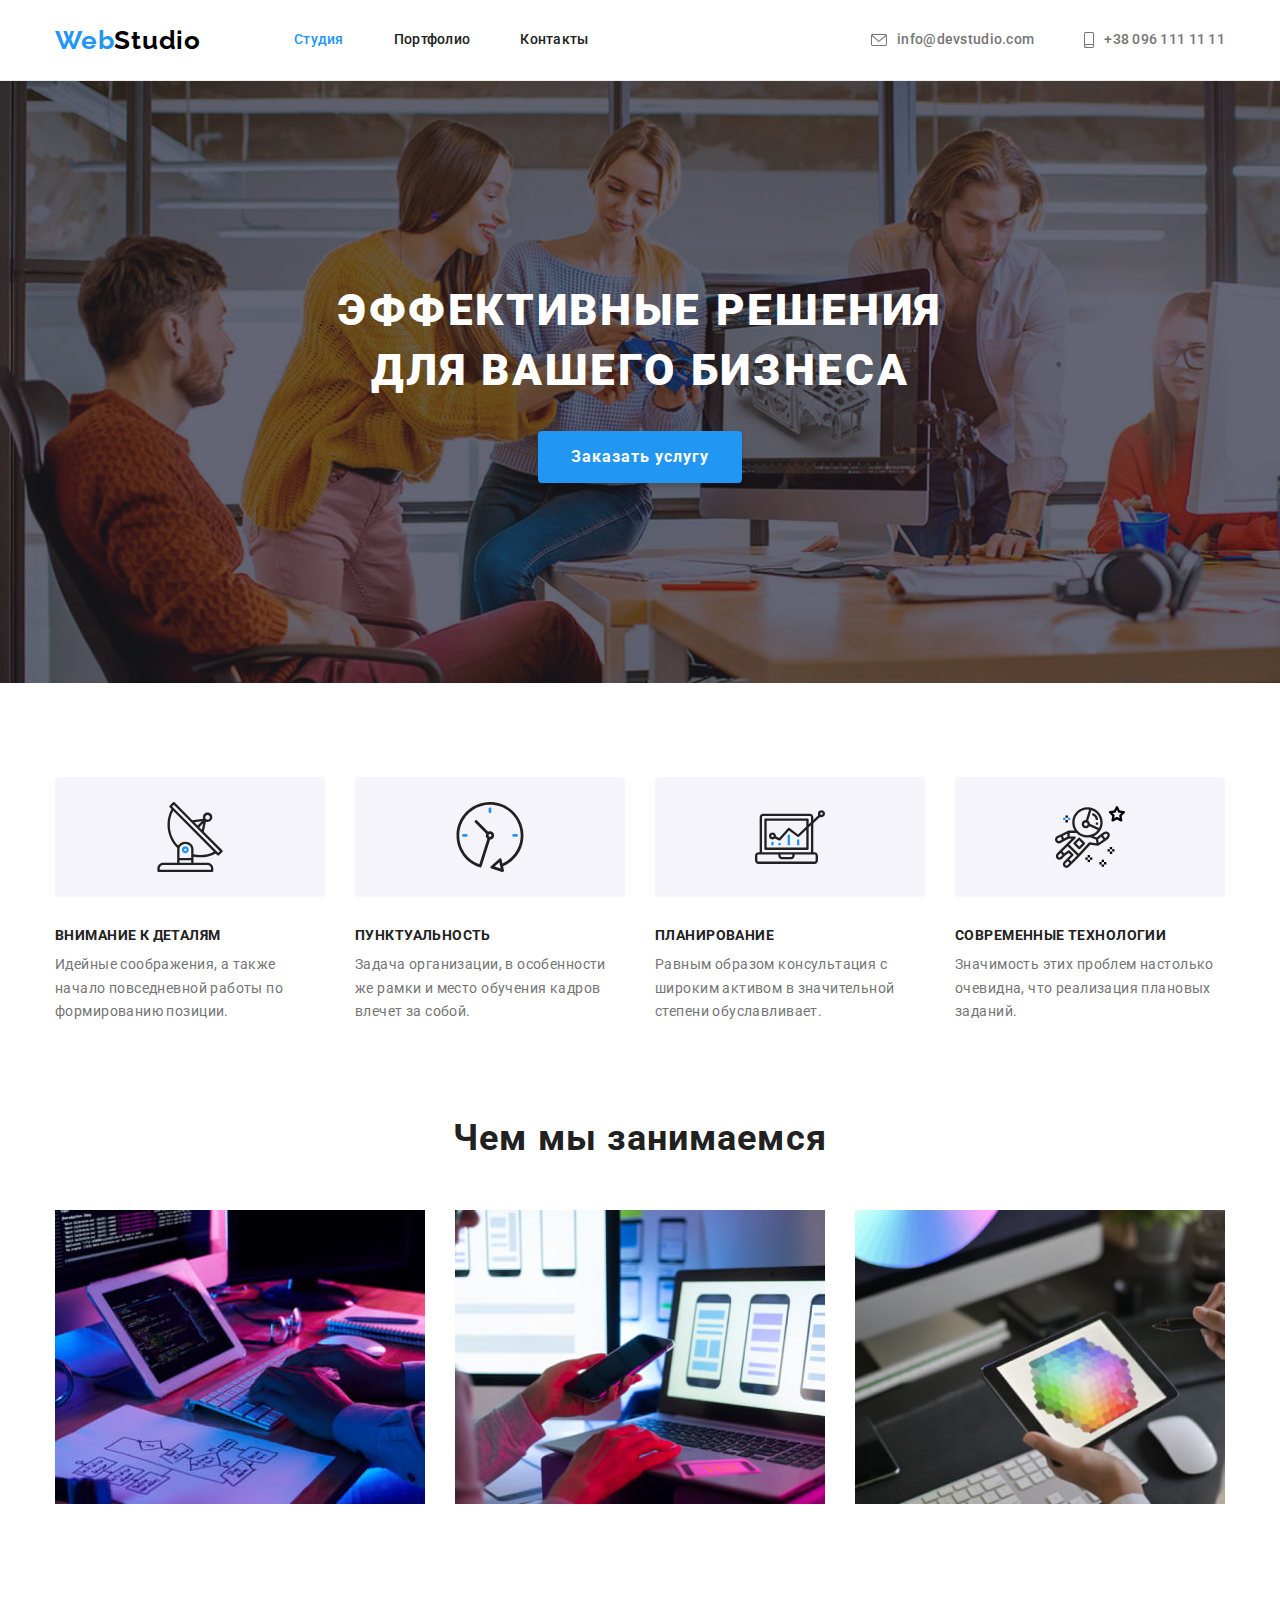
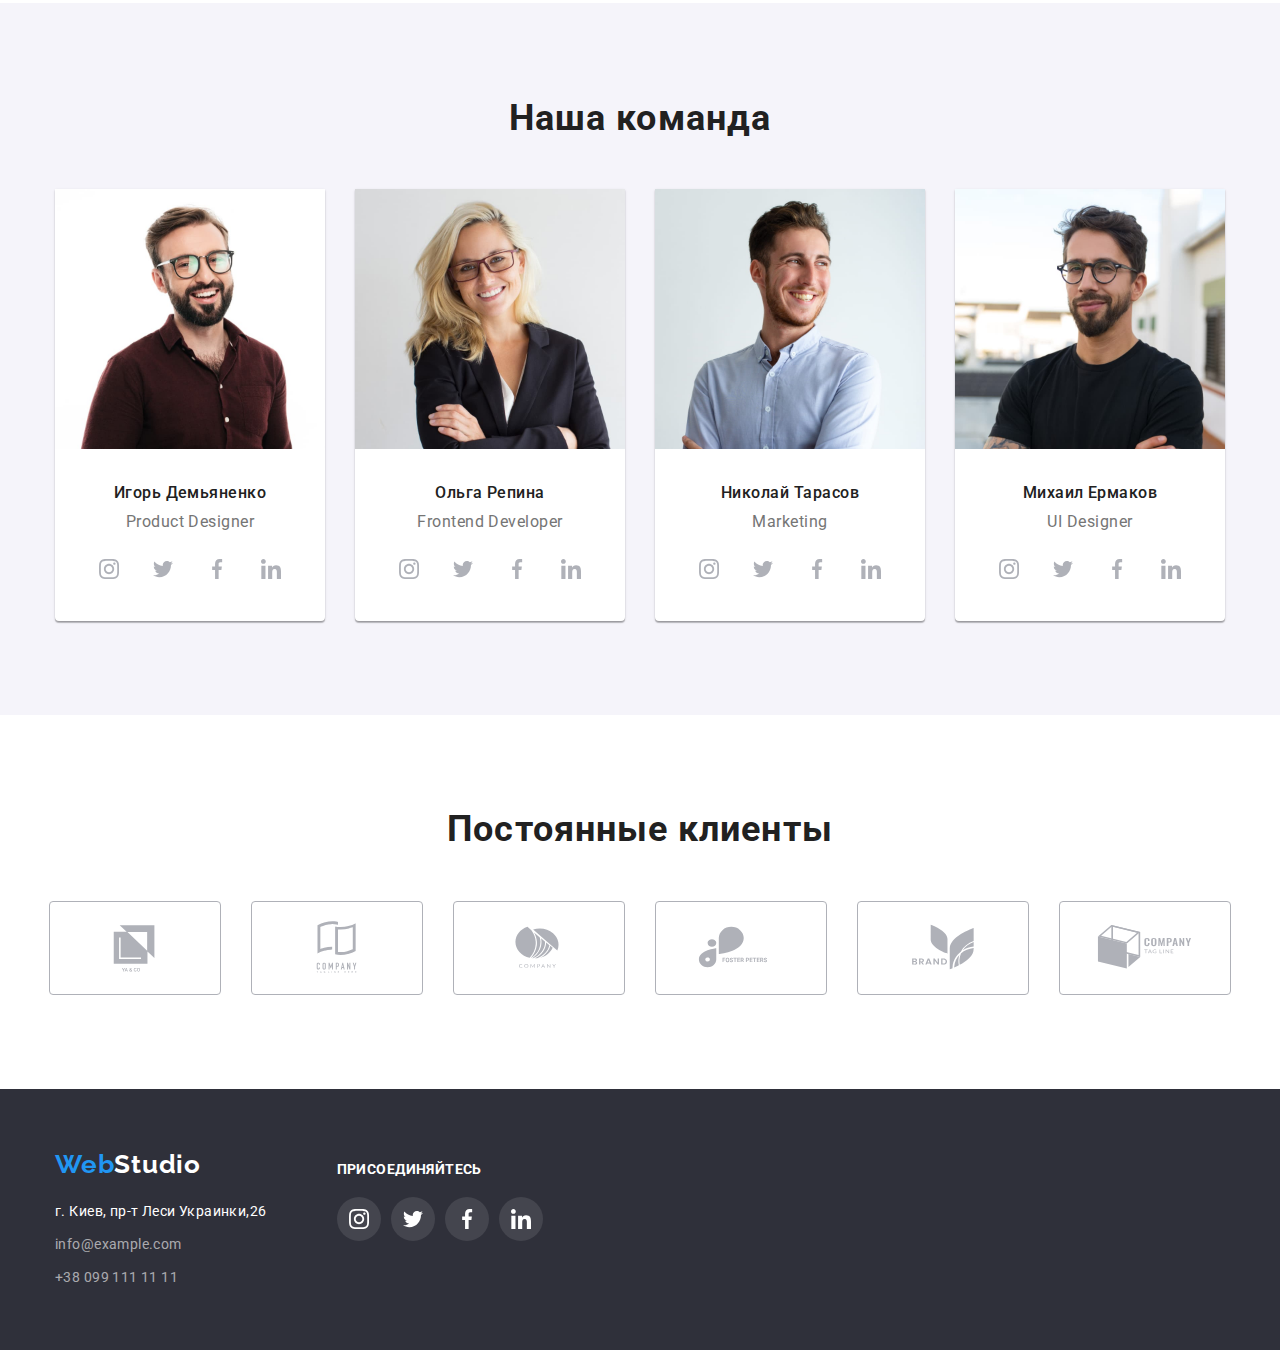
<file: index.html>
<!DOCTYPE html>
<html lang="ru">

<head>
    <meta charset="UTF-8">
    <meta http-equiv="X-UA-Compatible" content="IE=edge">
    <meta name="viewport" content="width=device-width, initial-scale=1.0">
    <title>WebStudio Main Page</title>

    <link rel="stylesheet" href="https://cdnjs.cloudflare.com/ajax/libs/modern-normalize/1.0.0/modern-normalize.min.css" />

    <link rel="stylesheet" href="./css/styles.css"/>

    <link rel="preconnect" href="https://fonts.googleapis.com">
    <link rel="preconnect" href="https://fonts.gstatic.com" crossorigin>
    <link href="https://fonts.googleapis.com/css2?family=Raleway:wght@700&family=Roboto:wght@400;500;700;900&display=swap"
        rel="stylesheet">
</head>

<body>
    <!-- Шапка сторінки-->
    <header class="page-header">
        <div class="container main-nav">
        <nav class="header">
            <a class="logo link" href="index.html"><span class="part">Web</span>Studio</a>
            <ul class="nav list">
                <li><a class="link current" href="index.html">Студия</a></li>
                <li><a class="link" href="./portfolio.html">Портфолио</a></li>
                <li><a class="link" href="">Контакты</a></li>
            </ul>
        </nav>

        <ul class="contacts list header">
            <li><a  class="link" href="mailto:info@devstudio.com">
                <svg class="contacts-icons" width="16" height="12" viewBox="0 0 16 12">
                <use href="./images/symbol-defs.svg#icon-envelope">
                </use>
            </svg>info@devstudio.com</a></li>
            <li>
                <a  class="link" href="tel:+380961111111">
                    <svg class="contacts-icons" width="10" height="16" viewBox="0 0 10 16">
                    <use href="./images/symbol-defs.svg#icon-smartphone">
                    </use>
                </svg>+38 096 111 11 11</a></li>
        </ul>
        </div>
    </header>



    <!--Контент-->
    <main>
        <!--Блок-герой-->
        <section class="hero-section">
            <div class="hero-container">
            <h1>Эффективные решения для вашего бизнеса</h1>
            <button type="button hero">Заказать услугу</button>
            </div>
        </section>





        <!------------Блок наших цінностей------------->
        <section class="values section">
            <div class="container">
            <h2 class="visually-hidden">Наши ценности</h2>
            <ul class="list values-list">
                <li class="values-item details">
                    <div class="values-img">
                    <svg class="values-icons"  width="70" height="70" viewBox="0 0 70 70">
                        <use href="./images/symbol-defs.svg#icon-antenna"></use>
                    </svg>
                    </div>
                    <div class="values-text">
                    <h3>Внимание к деталям</h3>
                    <p class="text">Идейные соображения, а также начало повседневной работы по формированию позиции.</p>
                </div>
                </li>
                <li class="values-item time">
                    <div class="values-img">
                    <svg class="values-icons" width="70" height="70" viewBox="0 0 70 70">
                        <use href="./images/symbol-defs.svg#icon-clock"></use>
                    </svg>
                    </div>
                    <div class="values-text">
                    <h3>Пунктуальность</h3>
                    <p class="text">Задача организации, в особенности же рамки и место обучения кадров влечет за собой.</p>
                </div>
                </li>
                <li class="values-item planning">
                    <div class="values-img">
                    <svg class="values-icons" width="70" height="70" viewBox="0 0 70 70">
                        <use href="./images/symbol-defs.svg#icon-diagram"></use>
                    </svg>
                    </div>
                    <div class="values-text">
                    <h3>Планирование</h3>
                    <p class="text">Равным образом консультация с широким активом в значительной степени обуславливает.</p>
                </div>
            </li>
                <li class="values-item technologies">
                    <div class="values-img">
                    <svg class="values-icons" width="70" height="70" viewBox="0 0 70 70">
                        <use href="./images/symbol-defs.svg#icon-astronaut"></use>
                    </svg>
                    </div>
                    <div class="values-text">
                        <h3>Современные технологии</h3>
                    <p class="text">Значимость этих проблем настолько очевидна, что реализация плановых заданий.</p>
                </div>
                </li>
            </ul>
            </div>
        </section>
        <section class="tasks section">
            <div class="container">
            <h2 class="title">Чем мы занимаемся</h2>
            <ul class="list photo-list">
                <li>
                    <img src="./images/image1.jpg" alt="Верстка" width="370" height="294" />
                </li>
                <li>
                    <img src="./images/image2.jpg" alt="Разметка" width="370" height="294" />
                </li>
                <li>
                    <img src="./images/image3.jpg" alt="Дизайн" width="370" height="294" />
                </li>
            </ul>
            </div>
        </section>


        
        <!----------Блок презентування команди---------->


        <section class="team section">
            <div class="container">
            <h2 class="title">Наша команда</h2>
            <ul class="list team-list">
                <li>
                    <img src="./images/igor.jpg" alt="Фото Игоря" width="270" height="260" />
                    <div class="team-container">
                    <h3>Игорь Демьяненко</h3>
                    <p class="text">Product Designer</p>
                    <ul class="social-media">
                        <li>
                            <a class="link-media" href="" aria-label="Посилання на Instagram">
                                <svg class="media-svg">
                                    <use href="./images/symbol-defs.svg#icon-instagram"></use>
                                </svg>
                            </a>
                        </li>
                        <li>
                            <a class="link-media" href="" aria-label="Посилання на Twitter">
                                <svg class="media-svg">
                                    <use href="./images/symbol-defs.svg#icon-twitter"></use>
                                </svg>
                            </a>
                        </li>
                        <li>
                            <a class="link-media" href="" aria-label="Посилання на Facebook">
                                <svg class="media-svg">
                                    <use href="./images/symbol-defs.svg#icon-facebook"></use>
                                </svg>
                            </a>
                        </li>
                        <li>
                            <a class="link-media" href="" aria-label="Посилання на Linkedin">
                                <svg class="media-svg">
                                    <use href="./images/symbol-defs.svg#icon-linkedin"></use>
                                </svg>
                            </a>
                        </li>
                    </ul>
                    </div>
                </li>
                <li>
                    <img src="./images/olga.jpg" alt="Фото Ольги" width="270" height="260" />
                    <div class="team-container">
                    <h3>Ольга Репина</h3>
                    <p class="text">Frontend Developer</p>
                    <ul class="social-media">
                        <li>
                            <a class="link-media" href="" aria-label="Посилання на Instagram">
                                <svg class="media-svg">
                                    <use href="./images/symbol-defs.svg#icon-instagram"></use>
                                </svg>
                            </a>
                        </li>
                        <li>
                            <a class="link-media" href="" aria-label="Посилання на Twitter">
                                <svg class="media-svg">
                                    <use href="./images/symbol-defs.svg#icon-twitter"></use>
                                </svg>
                            </a>
                        </li>
                        <li>
                            <a class="link-media" href="" aria-label="Посилання на Facebook">
                                <svg class="media-svg">
                                    <use href="./images/symbol-defs.svg#icon-facebook"></use>
                                </svg>
                            </a>
                        </li>
                        <li>
                            <a class="link-media" href="" aria-label="Посилання на Linkedin">
                                <svg class="media-svg">
                                    <use href="./images/symbol-defs.svg#icon-linkedin"></use>
                                </svg>
                            </a>
                        </li>
                    </ul>
                    </div>
                </li>
                <li>
                    <img src="./images/nikolay.jpg " alt="Фото Николая" width="270" height="260" />
                    <div class="team-container">
                    <h3>Николай Тарасов</h3>
                    <p class="text">Marketing</p>
                    <ul class="social-media">
                        <li>
                            <a class="link-media" href="" aria-label="Посилання на Instagram">
                                <svg class="media-svg">
                                    <use href="./images/symbol-defs.svg#icon-instagram"></use>
                                </svg>
                            </a>
                        </li>
                        <li>
                            <a class="link-media" href="" aria-label="Посилання на Twitter">
                                <svg class="media-svg">
                                    <use href="./images/symbol-defs.svg#icon-twitter"></use>
                                </svg>
                            </a>
                        </li>
                        <li>
                            <a class="link-media" href="" aria-label="Посилання на Facebook">
                                <svg class="media-svg">
                                    <use href="./images/symbol-defs.svg#icon-facebook"></use>
                                </svg>
                            </a>
                        </li>
                        <li>
                            <a class="link-media" href="" aria-label="Посилання на Linkedin">
                                <svg class="media-svg">
                                    <use href="./images/symbol-defs.svg#icon-linkedin"></use>
                                </svg>
                            </a>
                        </li>
                    </ul>
                    </div>
                </li>
                <li>
                    <img src="./images/michael.jpg" alt="Фото Михаила" width="270" height="260" />
                    <div class="team-container">
                    <h3>Михаил Ермаков</h3>
                    <p class="text">UI Designer</p>
                    <ul class="social-media">
                        <li>
                            <a class="link-media" href="" aria-label="Посилання на Instagram">
                                <svg class="media-svg">
                                    <use href="./images/symbol-defs.svg#icon-instagram"></use>
                                </svg>
                            </a>
                        </li>
                        <li>
                            <a class="link-media" href="" aria-label="Посилання на Twitter">
                                <svg class="media-svg">
                                    <use href="./images/symbol-defs.svg#icon-twitter"></use>
                                </svg>
                            </a>
                        </li>
                        <li>
                            <a class="link-media" href="" aria-label="Посилання на Facebook">
                                <svg class="media-svg">
                                    <use href="./images/symbol-defs.svg#icon-facebook"></use>
                                </svg>
                            </a>
                        </li>
                        <li>
                            <a class="link-media" href="" aria-label="Посилання на Linkedin">
                                <svg class="media-svg">
                                    <use href="./images/symbol-defs.svg#icon-linkedin"></use>
                                </svg>
                            </a>
                        </li>
                    </ul>
                    </div>
                </li>
            </ul>
            </div>
        </section>



     <!----------Компанії з якими працювали---------->
     <section class="companies">

            <div class="container">

                <h2>Постоянные клиенты</h2>

                <ul class="clients-list list">

                    <li class="companies-item">
                        <a class="link client-link" href="" aria-label="Перейти на сайт компании">
                            <svg class="companies-icons"">
                                                      <use href=" ./images/symbol-defs.svg#icon-logo"></use>
                            </svg>
                        </a>
                    </li>
                    <li class="companies-item">
                        <a class="link client-link" href="" aria-label="Перейти на сайт компании">
                            <svg class="companies-icons"">
                                                      <use href=" ./images/symbol-defs.svg#icon-companyy"></use>
                            </svg>
                        </a>
                    </li>
                    <li class="companies-item">
                        <a class="link client-link" href="" aria-label="Перейти на сайт компании">
                            <svg class="companies-icons"">
                                                     <use href=" ./images/symbol-defs.svg#icon-company"></use>
                            </svg>
                        </a>
                    </li>
                    <li class="companies-item">
                        <a class="link client-link" href="" aria-label="Перейти на сайт компании">
                            <svg class="companies-icons"">
                                                     <use href=" ./images/symbol-defs.svg#icon-fosterpeters"></use>
                            </svg>
                        </a>
                    </li>
                    <li class="companies-item">
                        <a class="link client-link" href="" aria-label="Перейти на сайт компании">
                            <svg class="companies-icons"">
                                                     <use href=" ./images/symbol-defs.svg#icon-brand"></use>
                            </svg>
                        </a>
                    </li>  
                    <li class="companies-item">
                        <a class="link client-link" href="" aria-label="Перейти на сайт компании">
                            <svg class="companies-icons"">
                                                     <use href=" ./images/symbol-defs.svg#icon-tagline"></use>
                            </svg>
                        </a>
                    </li>
                </ul>

            </div>
     </section>

    </main>

    <!--Футер, контакти-->
    <footer>
        <div class="container">
        <div class="footer-adress"> 
        <a class="logo link" href="./index.html"><span class="part">Web</span>Studio</a>
        <address>
            <ul class="footer-info list">
                <li><a class="link location" href="https://goo.gl/maps/zYbYkfwUoNGTcLPQ7" target="_blank" rel="noopener noreferrer">г. Киев,
                        пр-т Леси Украинки,26</a></li>
                <li class="contacts-item"><a class="link contacts" href="mailto:info@example.com">info@example.com</a></li>
                <li class="contacts-item"><a class="link contacts" href="tel:+380991111111">+38 099 111 11 11</a></li>
            </ul>
        </address>
        </div>
         <div class="socials">
         <h2>присоединяйтесь</h2>
         <ul class="socials-list">
                        <li>
                            <a class="link-media" href="" aria-label="Посилання на Instagram">
                                <svg class="media-svg">
                                    <use href="./images/symbol-defs.svg#icon-instagram"></use>
                                </svg>
                            </a>
                        </li>
                        <li>
                            <a class="link-media" href="" aria-label="Посилання на Twitter">
                                <svg class="media-svg">
                                    <use href="./images/symbol-defs.svg#icon-twitter"></use>
                                </svg>
                            </a>
                        </li>
                        <li>
                            <a class="link-media" href="" aria-label="Посилання на Facebook">
                                <svg class="media-svg">
                                    <use href="./images/symbol-defs.svg#icon-facebook"></use>
                                </svg>
                            </a>
                        </li>
                        <li>
                            <a class="link-media" href="" aria-label="Посилання на Linkedin">
                                <svg class="media-svg">
                                    <use href="./images/symbol-defs.svg#icon-linkedin"></use>
                                </svg>
                            </a>
                        </li>
        </ul>
        </div>
    </footer>
</body>

</html>
</file>
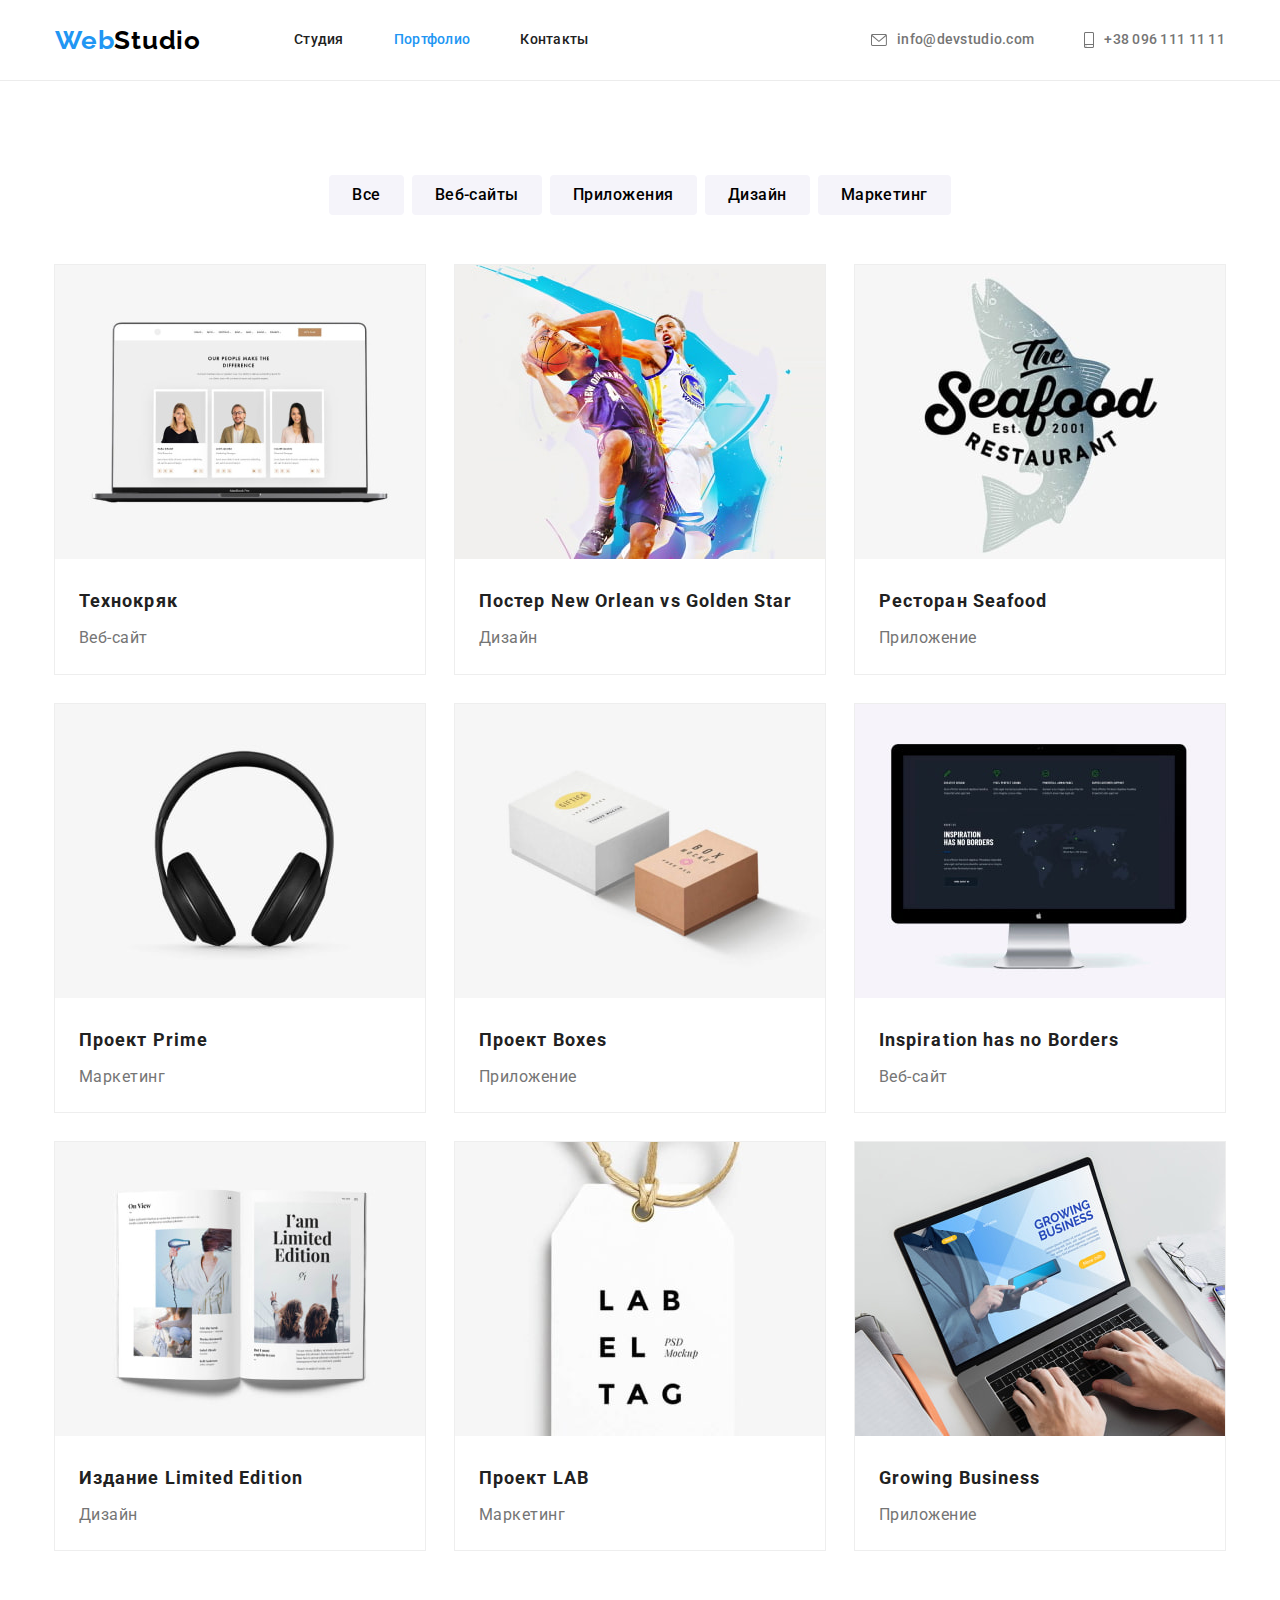
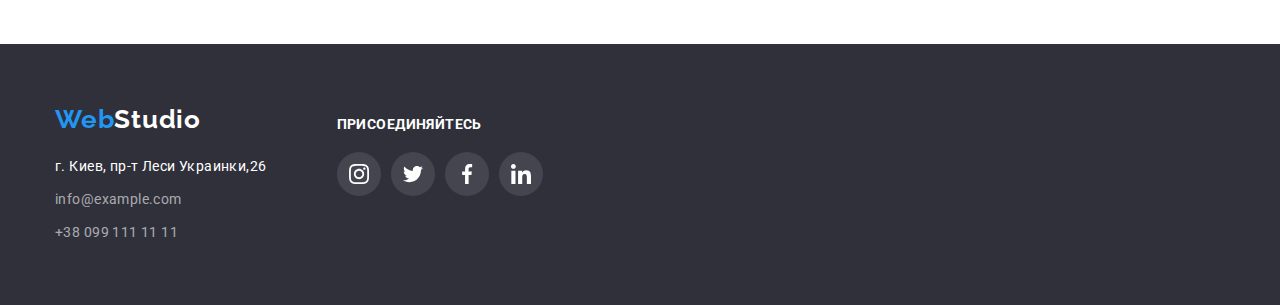
<file: portfolio.html>
<!DOCTYPE html>
<html lang="ru">

<head>
    <meta charset="UTF-8">
    <meta http-equiv="X-UA-Compatible" content="IE=edge">
    <meta name="viewport" content="width=device-width, initial-scale=1.0">
    <title>WebStudio Портфолио</title>

<link rel="stylesheet" href="https://cdnjs.cloudflare.com/ajax/libs/modern-normalize/1.0.0/modern-normalize.min.css" />

<link rel="stylesheet" href="./css/styles.css" />

    <link rel="preconnect" href="https://fonts.googleapis.com">
    <link rel="preconnect" href="https://fonts.gstatic.com" crossorigin>
    <link href="https://fonts.googleapis.com/css2?family=Raleway:wght@700&family=Roboto:wght@400;500;700;900&display=swap"
        rel="stylesheet">
</head>

<body>
    <!-- Шапка сторінки-->
<body>
    <!-- Шапка сторінки-->
    <header class="page-header">
        <div class="container main-nav">
            <nav class="header">
                <a class="logo link" href="index.html"><span class="part">Web</span>Studio</a>
                <ul class="nav list">
                    <li><a class="link" href="index.html">Студия</a></li>
                    <li><a class="link current" href="./portfolio.html">Портфолио</a></li>
                    <li><a class="link" href="">Контакты</a></li>
                </ul>
            </nav>

        <ul class="contacts list header">
            <li><a class="link" href="mailto:info@devstudio.com">
                    <svg class="contacts-icons" width="16" height="12" viewBox="0 0 16 12">
                        <use href="./images/symbol-defs.svg#icon-envelope">
                        </use>
                    </svg>info@devstudio.com</a></li>
            <li>
                <a class="link" href="tel:+380961111111">
                    <svg class="contacts-icons" width="10" height="16" viewBox="0 0 10 16">
                        <use href="./images/symbol-defs.svg#icon-smartphone">
                        </use>
                    </svg>+38 096 111 11 11</a>
            </li>
        </ul>
        </div>
    </header>


    <!--Контент-->
<main>
<section class="porfolio section">
<div class="container">
    <h1 class="visually-hidden">Галерея наших работ</h1>


  <!-- Кнопки-->
    <ul class="portfolio-button list">
        <li><button type="button">Все</button></li>       
        <li><button type="button">Веб-сайты</button></li>
        <li><button type="button">Приложения</button></li>
        <li><button type="button">Дизайн</button></li>
        <li><button type="button">Маркетинг</button></li>
    </ul>

<!--Портфоліо-->
    <ul class="projects list">
        <li class="example">
            <a class="link" href="">
                <img src="./images/techn.jpg" alt="Вебсайт" width="370" height="294">
               <div class="example-container">
                <h2>Технокряк</h2>
                <p class="text">Веб-сайт</p>
                </div>
            </a>
        </li>
        <li class="example">
            <a class="link" href="">
                <img src="./images/football.jpg" alt="Постер" width="370" height="294">
                <div class="example-container">
                <h2>Постер New Orlean vs Golden Star</h2>
                <p class="text">Дизайн</p>
                </div>
            </a>
        </li>
        <li class="example">
            <a class="link" href="">
                <img src="./images/seafood.jpg" alt="Лого ресторана" width="370" height="294">
                <div class="example-container">
                <h2>Ресторан Seafood</h2>
                <p class="text">Приложение</p>
                </div>
            </a>
        </li>
        <li class="example">
            <a class="link" href="">
                <img src="./images/prime.jpg" alt="Наушники" width="370" height="294">
                <div class="example-container">
                <h2>Проект Prime</h2>
                <p class="text">Маркетинг</p>
                </div>
            </a>
        </li>
        <li class="example">
            <a class="link" href="">
                <img src="./images/boxes.jpg" alt="Дизайн коробок" width="370" height="294">
                <div class="example-container">
                <h2>Проект Boxes</h2>
                <p class="text">Приложение</p>
                </div>
            </a>
        </li>
        <li class="example">
            <a class="link" href="">
                <img src="./images/inspiration.jpg" alt="Дизайн вебсайта" width="370" height="294">
                <div class="example-container">
                <h2>Inspiration has no Borders</h2>
                <p class="text">Веб-сайт</p>
                </div>
            </a>
        </li>
        <li class="example">
            <a class="link" href="">
                <img src="./images/limited.jpg" alt="Журнал" width="370" height="294">
                 <div class="example-container">
                <h2>Издание Limited Edition</h2>
                <p class="text">Дизайн</p>
                </div>
            </a>
        </li>
        <li class="example">
            <a class="link" href="">
                <img src="./images/lab.jpg" alt="Ярлык бренда" width="370" height="294">
                <div class="example-container">
                <h2>Проект LAB</h2>
                <p class="text">Маркетинг</p>
                </div>
            </a>
        </li>
        <li class="example">
            <a class="link" href="">
                <img src="./images/business.jpg" alt="Вебсайт бизнеса" width="370" height="294">
                <div class="example-container">
                <h2>Growing Business</h2>
                <p class="text">Приложение</p>
                </div>
            </a>
        </li>
    </ul>
</div>
</section>
</main>


    <!--Футер, контакти-->
    <footer>
        <div class="container">
            <div class="footer-adress">
                <a class="logo link" href="./index.html"><span class="part">Web</span>Studio</a>
                <address>
                    <ul class="footer-info list">
                        <li><a class="link location" href="https://goo.gl/maps/zYbYkfwUoNGTcLPQ7" target="_blank"
                                rel="noopener noreferrer">г. Киев,
                                пр-т Леси Украинки,26</a></li>
                        <li class="contacts-item"><a class="link contacts"
                                href="mailto:info@example.com">info@example.com</a></li>
                        <li class="contacts-item"><a class="link contacts" href="tel:+380991111111">+38 099 111 11 11</a>
                        </li>
                    </ul>
                </address>
            </div>
            <div class="socials">
                <h2>присоединяйтесь</h2>
                <ul class="socials-list">
                    <li>
                        <a class="link-media" href="" aria-label="Посилання на Instagram">
                            <svg class="media-svg">
                                <use href="./images/symbol-defs.svg#icon-instagram"></use>
                            </svg>
                        </a>
                    </li>
                    <li>
                        <a class="link-media" href="" aria-label="Посилання на Twitter">
                            <svg class="media-svg">
                                <use href="./images/symbol-defs.svg#icon-twitter"></use>
                            </svg>
                        </a>
                    </li>
                    <li>
                        <a class="link-media" href="" aria-label="Посилання на Facebook">
                            <svg class="media-svg">
                                <use href="./images/symbol-defs.svg#icon-facebook"></use>
                            </svg>
                        </a>
                    </li>
                    <li>
                        <a class="link-media" href="" aria-label="Посилання на Linkedin">
                            <svg class="media-svg">
                                <use href="./images/symbol-defs.svg#icon-linkedin"></use>
                            </svg>
                        </a>
                    </li>
                </ul>
            </div>
    </footer>
    </body>

    
    </html>
</file>
<file: css/styles.css>
@import url(./root.css);
@import url(./sprite.css);


body,
.link {
  font-family: Roboto, sans-serif;
  text-decoration: none;
  color: var(--headers-color);
}

.list {
  list-style-type: none;
}

.link.current {
  color: var(--logo-blue-color);
}

/*-----------Container--------------*/

.container {
  margin-right: auto;
  margin-left: auto;
  padding-left: 15px;
  padding-right: 15px;
  width: 1200px; 
}

.hero-container {
margin-right: auto;
margin-left: auto;
width: 696px;
}

.team-container {
  padding-top: 30px;
  padding-bottom: 30px;
}

.example-container {
  padding: 20px 24px;
  margin: 0;
}



.section {
  padding-top: 94px;
  padding-bottom: 94px;
}

.visually-hidden {
  position: absolute;
  width: 1px;
  height: 1px;
  margin: -1px;
  border: 0;
  padding: 0;
  white-space: nowrap;
  clip-path: inset(100%);
  clip: rect(0 0 0 0);
  overflow: hidden;
}


/*------------------------------Header------------------------------*/


header {
border-bottom: 1px solid var(--border-color);
}

.logo.link,
.nav.list {
  display: flex;
  padding: 0;
}

.nav.list > li:not(:last-child) {
  margin-right: 50px;
}

.nav.list a {
  display: block;
  padding-top: 32px;
  padding-bottom: 32px;
}

.contacts.list {
  display: flex;
 padding: 0;
 margin-left: auto;
}


.header,
.main-nav {
  display: flex;
  justify-content: flex-start;
  align-items: center;
}

.contacts.list  > li:not(:last-child) {
  margin-right: 50px; 
}

.contacts.list a {
padding-top: 32px;
padding-bottom: 32px;
display: flex;
align-items: center;
}

.logo > .part {
  color: var(--logo-blue-color);
}

.logo {
  margin-right: 93px;

  color: var(--logo-black-color);
  font-family: 'Raleway';
  font-weight: 700;
  font-size: 26px;
  line-height: 1.19;
  letter-spacing: 0.03em;
}

.contacts a {
  color: var(--text-grey-color);
}

.nav a,
.contacts a {
  font-weight: 500;
  font-size: 14px;
  line-height: 1.14;
  letter-spacing: 0.02em;
}



.hero h1,
.nav a:hover,
.nav a:focus,
.contacts a:hover,
.contacts a:focus {
  color: var(--logo-blue-color);
}

/* Скидати маржин */

.values h2,
.nav.list,
.contacts.list {
  margin-top: 0;
  margin-bottom: 0;
}

/*------------------------------Main-------------------------*/

/* hero part */

.hero-section {
  padding-top: 200px;
  padding-bottom: 200px;
  margin-left: auto;
  margin-right: auto;


  background-size: 1600px;
  background-image:  
   linear-gradient(to bottom, 
     rgba(47, 48, 58, 0.4),
     rgba(47, 48, 58, 0.4)
   ), 
   url("./bckgr.jpg");
   background-repeat: no-repeat;
  background-size: cover;
  

}

.hero-section h1 {
  margin: 0;

  color: var(--text-white-color);
  font-weight: 900;
  font-size: 44px;
  line-height: 1.36;
  text-align: center;
  letter-spacing: 0.06em;
  text-transform: uppercase;
}

.hero-section button {
  border-radius: 4px;
  border: 1px solid transparent;
  padding: 10px 32px;
  min-width: 200px;
  margin-top: 30px;
  margin-left: auto;
  margin-right: auto;
  margin-bottom: 0;

  color: var(--text-white-color);
  background-color: var(--logo-blue-color);
  font-family: inherit;
  font-weight: 700;
  font-size: 16px;
  line-height: 1.87;
  display: flex;
  text-align: center;
  letter-spacing: 0.06em;
  box-shadow: 0px 4px 4px var(--shadow-color);

}

.hero-section button:hover,
.hero-section button:focus {
  background-color: var(--hover-button);
}


/*------------------------values part-------------------*/

.text {
  color: var(--text-grey-color);
}


.values h3 {
  margin-top: 0;
  margin-bottom: 0;

  font-weight: 700;
  font-size: 14px;
  line-height: 1.143;
  letter-spacing: 0.03em;
  text-transform: uppercase;
}

.values .text {
  margin-top: 10px;
  margin-bottom: 0;

  width: 270px;
  font-size: 14px;
  line-height: 1.71;
  letter-spacing: 0.03em;
}

.tasks h2 {
  margin-top: 0;
  margin-bottom: 0;
  font-weight: 700;
  font-size: 36px;
  line-height: 1.16;
  text-align: center;
  letter-spacing: 0.03em;
}

.values .title {
  margin-top: 94px;
  margin-bottom: 0;
}

.values-list {
  display: flex;
  margin-top: 0;
  margin-bottom: 0;
  padding: 0;
}

.values-list > li:not(:last-child){
  margin-right: 30px;
}

.values-list>li {
  display: flex;
  flex-direction: column;
  justify-content: top;
  align-items: center;
}

.values-text {
  padding-top: 30px;
}

.tasks.section {
  padding-top: 0;
}

.photo-list { 
    display: flex;
    margin-top: 50px;
    margin-bottom: 0;
    padding: 0;
}

.photo-list > li + li {
    margin-left: 30px;
}

/*-------team part--------*/


.team {  
  background-color: var(--grey-background);
}

.team h2 {
    margin-bottom: 0;
    margin-top: 0;
    padding-top: 0;

  font-weight: 700;
  font-size: 36px;
  line-height: 1.17;
  text-align: center;
  letter-spacing: 0.03em;
}

.team .list {
  display: flex;
    margin-top: 50px;
    margin-bottom: 0;
    padding: 0;
}

.team-list>li {
  background-color: var(--text-white-color);

      box-shadow: 0px 1px 3px rgba(0, 0, 0, 0.12),
      0px 1px 1px rgba(0, 0, 0, 0.14),
      0px 2px 1px rgba(0, 0, 0, 0.2);
      border-radius: 0px 0px 4px 4px;
}

.team-list > li:not(:last-child) {
  margin-right: 30px;
}

.team h3 {
  margin: 0;
  padding: 0;

  font-weight: 500;
  font-size: 16px;
  line-height: 1.19;
  text-align: center;
  letter-spacing: 0.03em;
}

.team .text {
    margin: 10px 0 0 0;
    padding: 0;

  font-size: 16px;
  line-height: 1.19;
  text-align: center;
  letter-spacing: 0.03em;
}

/* --------------------------social media------------------------------ */


.social-media {
  display: flex;
  padding: 0;
  margin-top: 16px;
  list-style: none;
  align-items: center;
  justify-content: center;
}

.social-media li:not(:last-child) {
  margin-right: 10px;
}

.social-media li {
  display: flex;
}



/* --------------------------porfolio page------------------------------ */

.porfolio h1 {
  margin-top: 0;
  margin-bottom: 0;
}

.portfolio-button {
  display: flex;
  justify-content: center;
  margin-top: 0;
    margin-bottom: 50px;
    padding: 0;
} 

.portfolio-button > li:not(:last-child) {
margin-right: 8px;
}

.porfolio button {
    border-radius: 4px;
    border: 1px solid transparent;
    padding: 6px 22px;

  background-color: var(--grey-background);
  font-family: inherit;
  font-weight: 500;
  font-size: 16px;
  line-height: 1.63;
  text-align: center;
  letter-spacing: 0.03em;
  cursor: pointer;
}

.porfolio button:hover,
.porfolio button:focus {
  color: var(--text-white-color);
  background-color: var(--logo-blue-color);
}

.projects.list {
  display: flex;
  flex-wrap: wrap;
    margin-top: 34px;
    margin-bottom: 0;
    padding-left: 0;
}

.example {
  outline: 1px solid var(--porfolio-background);
}

.example:hover,
.example:focus {
box-shadow: 0px 1px 1px rgba(0, 0, 0, 0.12),
0px 4px 4px rgba(0, 0, 0, 0.06),
1px 4px 6px rgba(0, 0, 0, 0.16);;
}


.example:not(:nth-child(3n+3)) {
  margin-right: 30px;
}

.example:nth-child(n+4) {
  margin-top: 30px;
}

.porfolio h2 {
  margin: 0;
  padding: 0;

  font-weight: 700;
  font-size: 18px;
  line-height: 2;
  letter-spacing: 0.06em;
}

.example .text {
    margin: 4px 0 0 0;
    padding: 0;

  font-size: 16px;
  line-height: 1.88;
  letter-spacing: 0.03em;
}

.portfolio li {
  background-color: var(--porfolio-background);
}



/* --------------------------footer------------------------- */
footer {
  background-color: var(--background-color);
  padding-top: 60px;
  padding-bottom: 60px;
}

footer .container {
  display: flex;
}

footer .logo {
  padding: 60px 0 0 0;
  margin: 0;
  color: var(--text-white-color);
  font-family: 'Raleway';
  font-weight: 700;
  font-size: 26px;
  line-height: 1.19;
  letter-spacing: 0.03em;
}

.footer-info {
  margin-top: 20px;
  margin-bottom: 0;
  padding: 0;
}
 
address .location {
  color: var(--text-white-color);
}

address .contacts {
  color: var(--address-color);
}

.contacts-item {
  margin-top: 9px;
}

.footer-info a {
  font-style: normal;
  font-size: 14px;
  line-height: 1.71;
  letter-spacing: 0.03em;
}

.footer-info a:hover,
.footer-info a:focus {
  color: var(--logo-blue-color);
  font-style: normal;
  font-size: 14px;
  line-height: 1.71;
  letter-spacing: 0.03em;
}

.socials {
  display: flex;
  flex-direction: column;
  margin-left: 70px;
  margin-top: 12px;
  max-height: 80px;
}

.socials h2 {
  margin: 0;

  font-weight: 700;
  font-size: 14px;
  line-height: 1.143;
  letter-spacing: 0.03em;
  text-transform: uppercase;
  color: var(--text-white-color);
}
</file>
